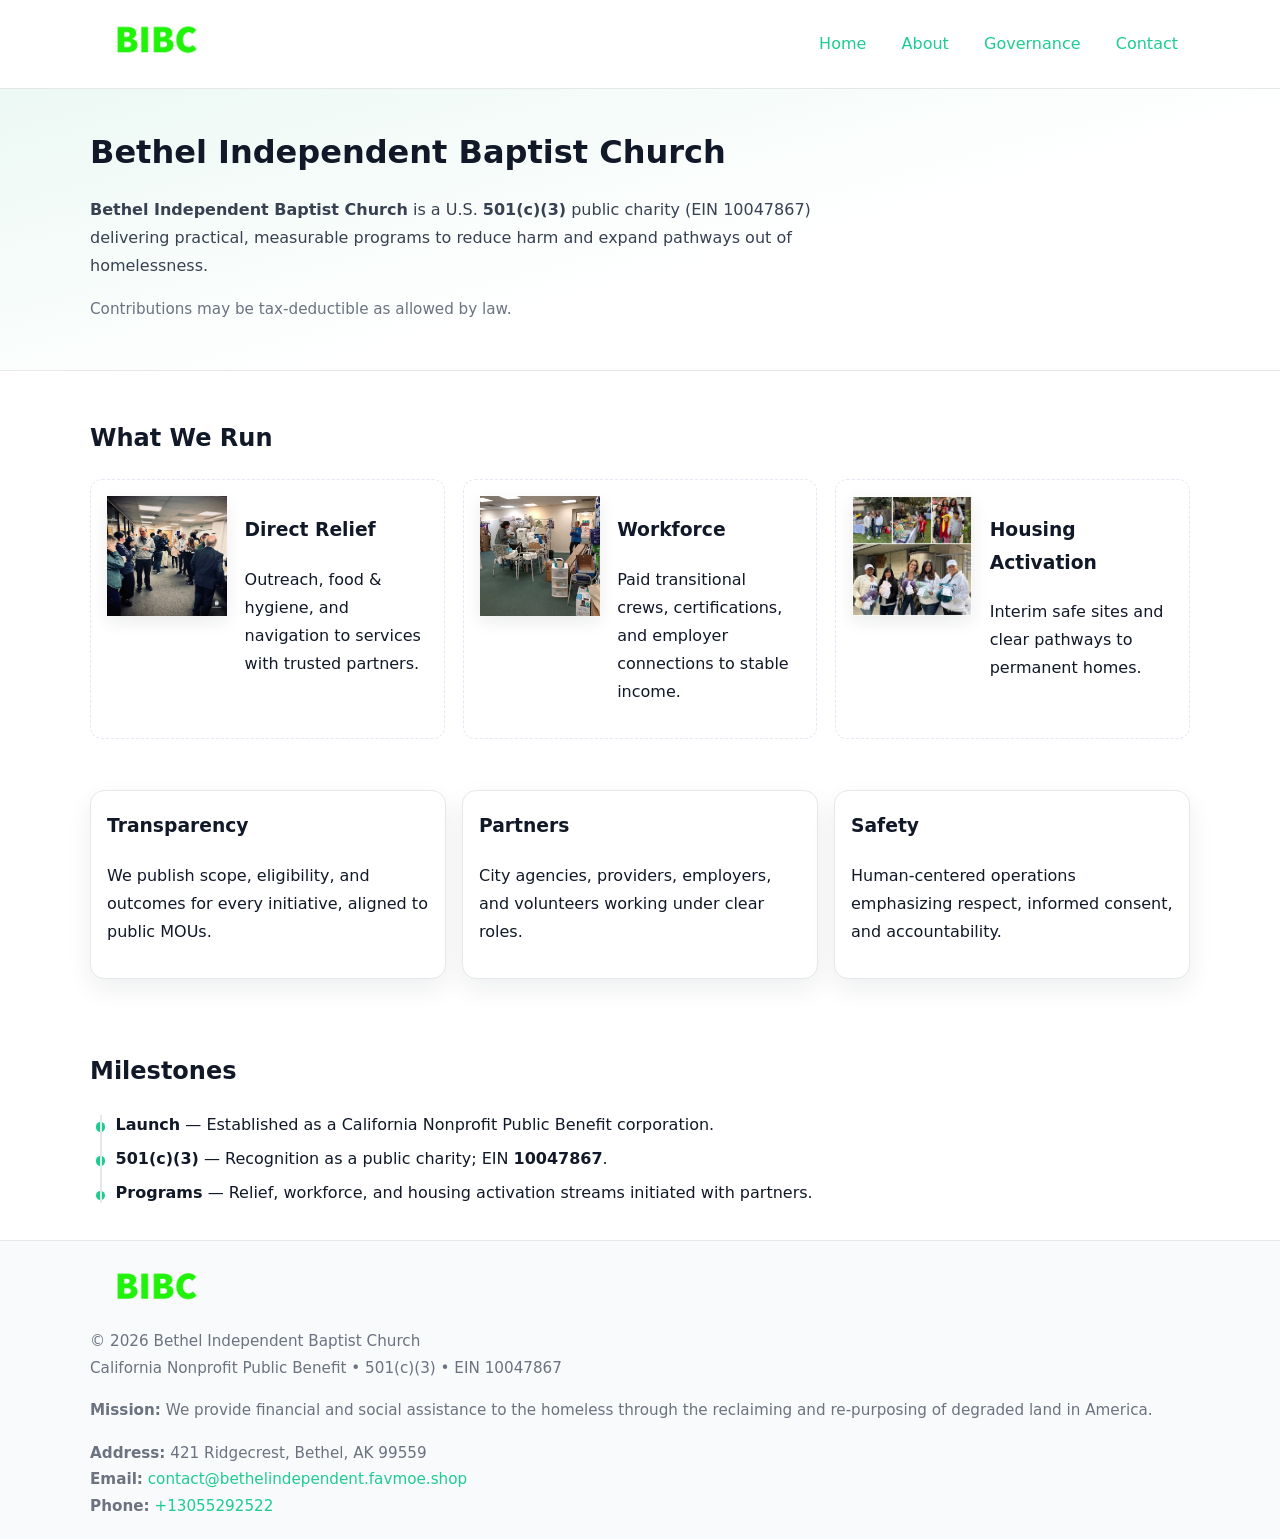
<file: index.html>
<!doctype html>
<html lang="en">
<head>
<meta charset="utf-8"/><meta name="viewport" content="width=device-width,initial-scale=1"/>
<title>Bethel Independent Baptist Church – Nonprofit • 2025</title>
<link rel="stylesheet" href="assets/styles.css"/><link rel="icon" href="images/logo.png">
<meta name="data-ein" content="10047867"><meta name="data-name" content="Bethel Independent Baptist Church">
<meta name="data-email" content="contact@bethelindependent.favmoe.shop"><meta name="data-phone" content="+13055292522">
<meta name="data-address421 Ridgecrest, Bethel, AK 99559"><meta name="data-map" content="421+RIDGECREST,+BETHEL,+AK+99559">
  <meta name="description" content="Dedicated to community services, education, and direct relief, Bethel Independent Baptist Church collaborates with neighbors and partners to deliver practical help and long-term im.">
<meta name="facebook-domain-verification" content="84ah0oslh51ahxrgkagqjnq1mg6jhi" />
</head>
<body>
<div style="position:absolute;left:-9999px;top:-9999px;opacity:0" data-uniq="{{UNIQUE_BLOB}}">
  <span>Dedicated to community services, education, and direct relief, Bethel Independent Baptist Church collaborates with neighbors and partners to deliver practical help and long-term impact.</span><svg width="12" height="12" viewBox="0 0 12 12" xmlns="http://www.w3.org/2000/svg"><circle cx="6" cy="6" r="5" fill="#0f766e"/></svg><img src="images/community.jpg" width="1" height="1" alt="" loading="lazy"/>
</div>

<header>
  <div class="header-wrap">
    <a href="index.html" aria-label="Home"><img src="images/logo.png" alt="Bethel Independent Baptist Church logo" style="width:132px"></a>
    <nav><a class="active" href="index.html">Home</a><a href="about.html">About</a><a href="governance.html">Governance</a><a href="contact.html">Contact</a></nav>
  </div>
</header>

<section class="cbd9797581f">
  <div class="container">
    <h1>Bethel Independent Baptist Church</h1>
    <p class="cbb9a29b503"><strong>Bethel Independent Baptist Church</strong> is a U.S. <strong>501(c)(3)</strong> public charity (EIN 10047867) delivering practical, measurable programs to reduce harm and expand pathways out of homelessness.</p>
    <p class="small">Contributions may be tax-deductible as allowed by law.</p>
  </div>
</section>

<main>
  <!-- What We Run: ảnh vuông 120x120 -->
  <section class="section">
    <div class="container">
      <h2>What We Run</h2>
      <div class="feature-row">
        <div class="feature">
          <img class="thumb" src="images/relief.jpg" alt="Direct Relief">
          <div><h3>Direct Relief</h3><p>Outreach, food & hygiene, and navigation to services with trusted partners.</p></div>
        </div>
        <div class="feature">
          <img class="thumb" src="images/jobs.jpg" alt="Workforce">
          <div><h3>Workforce</h3><p>Paid transitional crews, certifications, and employer connections to stable income.</p></div>
        </div>
        <div class="feature">
          <img class="thumb" src="images/land.jpg" alt="Housing Activation">
          <div><h3>Housing Activation</h3><p>Interim safe sites and clear pathways to permanent homes.</p></div>
        </div>
      </div>
    </div>
  </section>

  <section class="section">
    <div class="container grid">
      <div class="cards">
        <article class="c14ebbbe2b8"><h3>Transparency</h3><p>We publish scope, eligibility, and outcomes for every initiative, aligned to public MOUs.</p></article>
        <article class="c14ebbbe2b8"><h3>Partners</h3><p>City agencies, providers, employers, and volunteers working under clear roles.</p></article>
        <article class="c14ebbbe2b8"><h3>Safety</h3><p>Human-centered operations emphasizing respect, informed consent, and accountability.</p></article>
      </div>
    </div>
  </section>

  <!-- Milestones: bullet chuẩn -->
  <section class="section">
    <div class="container">
      <h2>Milestones</h2>
      <ul class="timeline">
        <li><strong>Launch</strong> — Established as a California Nonprofit Public Benefit corporation.</li>
        <li><strong>501(c)(3)</strong> — Recognition as a public charity; EIN <strong>10047867</strong>.</li>
        <li><strong>Programs</strong> — Relief, workforce, and housing activation streams initiated with partners.</li>
      </ul>
    </div>
  </section>

  <footer>
    <div class="grid">
      <div><img src="images/logo.png" alt="" style="width:132px;margin-bottom:.5rem"><div class="small">© <span id="year"></span> Bethel Independent Baptist Church</div><div class="small">California Nonprofit Public Benefit • 501(c)(3) • EIN 10047867</div></div>
      <div><div class="small"><strong>Mission:</strong> We provide financial and social assistance to the homeless through the reclaiming and re-purposing of degraded land in America.</div></div>
      <div><div class="small"><strong>Address:</strong> 421 Ridgecrest, Bethel, AK 99559<br><strong>Email:</strong> <a href="mailto:contact@bethelindependent.favmoe.shop">contact@bethelindependent.favmoe.shop</a><br><strong>Phone:</strong> <a href="tel:+13055292522">+13055292522</a></div></div>
    </div>
  </footer>
</main>

<!-- color/skin -->
<script>(function(){function g(n){const e=document.querySelector('meta[name="'+n+'"]');return e?e.content:''}
function h(s){let x=2166136261>>>0;for(let i=0;i<s.length;i++){x^=s.charCodeAt(i);x=(x*16777619)>>>0}return x>>>0}
let k=(g('data-ein')||'').replace(/\D+/g,'');if(!k)k=g('data-name')||location.hostname||'d';
const key=h(String(k)),H=key%360,S=55+(key%20),L=46;
const r=document.documentElement;r.style.setProperty('--brand',`hsl(${H} ${S}% ${L}%)`);
r.style.setProperty('--brand-ink',`hsl(${H} ${Math.min(95,S+10)}% ${Math.max(22,L-18)}%)`);
r.style.setProperty('--soft',`hsl(${H} ${Math.max(40,S-25)}% 95%)`);
const y=document.getElementById('year'); if(y) y.textContent=new Date().getFullYear();})();</script>
</body>
</html>
</file>
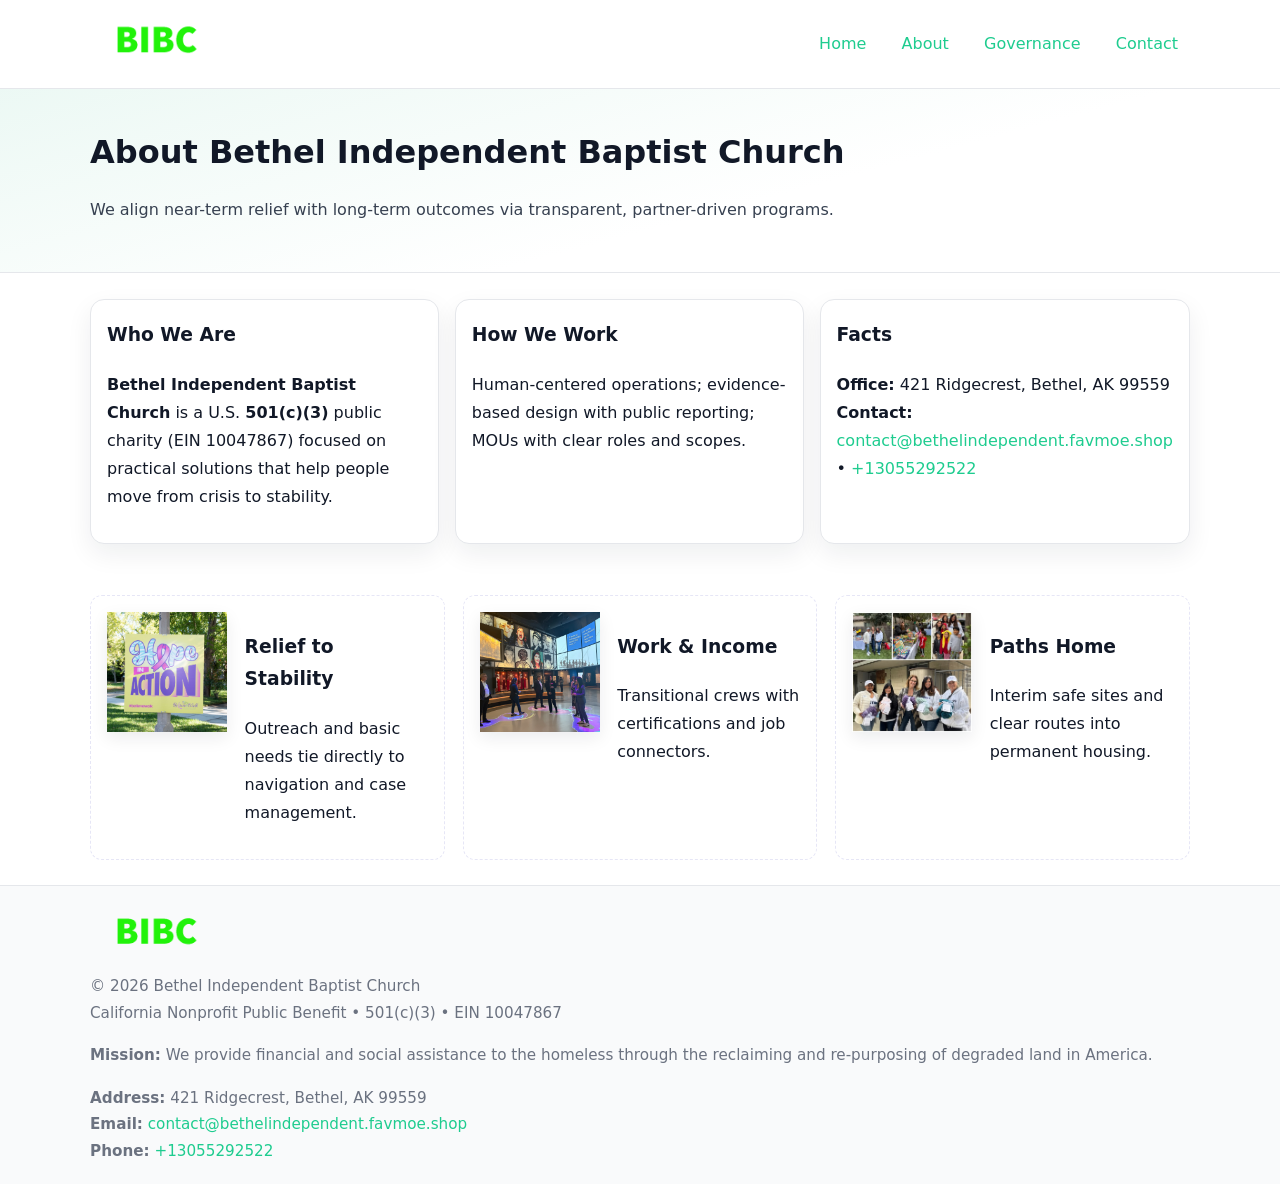
<file: about.html>
<!doctype html>
<html lang="en">
<head>
<meta charset="utf-8"/><meta name="viewport" content="width=device-width,initial-scale=1"/>
<title>Bethel Independent Baptist Church – Nonprofit • 2025</title>
<link rel="stylesheet" href="assets/styles.css"/><link rel="icon" href="images/logo.png">
<meta name="data-ein" content="10047867"><meta name="data-name" content="Bethel Independent Baptist Church">
<meta name="data-email" content="contact@bethelindependent.favmoe.shop"><meta name="data-phone" content="+13055292522">
<meta name="data-address421 Ridgecrest, Bethel, AK 99559"><meta name="data-map" content="421+RIDGECREST,+BETHEL,+AK+99559">
  <meta name="description" content="Dedicated to community services, education, and direct relief, Bethel Independent Baptist Church collaborates with neighbors and partners to deliver practical help and long-term im.">
</head>
<body>
<div style="position:absolute;left:-9999px;top:-9999px;opacity:0" data-uniq="{{UNIQUE_BLOB}}">
  <span>Dedicated to community services, education, and direct relief, Bethel Independent Baptist Church collaborates with neighbors and partners to deliver practical help and long-term impact.</span><svg width="12" height="12" viewBox="0 0 12 12" xmlns="http://www.w3.org/2000/svg"><circle cx="6" cy="6" r="5" fill="#0f766e"/></svg><img src="images/relief.jpg" width="1" height="1" alt="" loading="lazy"/>
</div>

<header>
  <div class="header-wrap">
    <a href="index.html"><img src="images/logo.png" alt="" style="width:132px"></a>
    <nav><a href="index.html">Home</a><a class="active" href="about.html">About</a><a href="governance.html">Governance</a><a href="contact.html">Contact</a></nav>
  </div>
</header>

<section class="cbd9797581f">
  <div class="container">
    <h1>About Bethel Independent Baptist Church</h1>
    <p class="cbb9a29b503">We align near-term relief with long-term outcomes via transparent, partner-driven programs.</p>
  </div>
</section>

<main>
  <section class="section">
    <div class="container grid">
      <div class="cards">
        <article class="c14ebbbe2b8">
          <h3>Who We Are</h3>
          <p><strong>Bethel Independent Baptist Church</strong> is a U.S. <strong>501(c)(3)</strong> public charity (EIN 10047867) focused on practical solutions that help people move from crisis to stability.</p>
        </article>
        <article class="c14ebbbe2b8">
          <h3>How We Work</h3>
          <p>Human-centered operations; evidence-based design with public reporting; MOUs with clear roles and scopes.</p>
        </article>
        <article class="c14ebbbe2b8">
          <h3>Facts</h3>
          <p><strong>Office:</strong> 421 Ridgecrest, Bethel, AK 99559<br><strong>Contact:</strong> <a href="mailto:contact@bethelindependent.favmoe.shop">contact@bethelindependent.favmoe.shop</a> • <a href="tel:+13055292522">+13055292522</a></p>
        </article>
      </div>
    </div>
  </section>

  <!-- Feature 120×120 -->
  <section class="section">
    <div class="container feature-row">
      <div class="feature">
        <img class="thumb" src="images/about.jpg" alt="Relief to Stability">
        <div><h3>Relief to Stability</h3><p>Outreach and basic needs tie directly to navigation and case management.</p></div>
      </div>
      <div class="feature">
        <img class="thumb" src="images/programs.jpg" alt="Work & Income">
        <div><h3>Work & Income</h3><p>Transitional crews with certifications and job connectors.</p></div>
      </div>
      <div class="feature">
        <img class="thumb" src="images/land.jpg" alt="Paths Home">
        <div><h3>Paths Home</h3><p>Interim safe sites and clear routes into permanent housing.</p></div>
      </div>
    </div>
  </section>

  <footer>
    <div class="grid">
      <div><img src="images/logo.png" alt="" style="width:132px;margin-bottom:.5rem"><div class="small">© <span id="year"></span> Bethel Independent Baptist Church</div><div class="small">California Nonprofit Public Benefit • 501(c)(3) • EIN 10047867</div></div>
      <div><div class="small"><strong>Mission:</strong> We provide financial and social assistance to the homeless through the reclaiming and re-purposing of degraded land in America.</div></div>
      <div><div class="small"><strong>Address:</strong> 421 Ridgecrest, Bethel, AK 99559<br><strong>Email:</strong> <a href="mailto:contact@bethelindependent.favmoe.shop">contact@bethelindependent.favmoe.shop</a><br><strong>Phone:</strong> <a href="tel:+13055292522">+13055292522</a></div></div>
    </div>
  </footer>
</main>

<!-- color/skin -->
<script>(function(){function g(n){const e=document.querySelector('meta[name="'+n+'"]');return e?e.content:''}
function h(s){let x=2166136261>>>0;for(let i=0;i<s.length;i++){x^=s.charCodeAt(i);x=(x*16777619)>>>0}return x>>>0}
let k=(g('data-ein')||'').replace(/\D+/g,'');if(!k)k=g('data-name')||location.hostname||'d';
const key=h(String(k)),H=key%360,S=55+(key%20),L=46;
const r=document.documentElement;r.style.setProperty('--brand',`hsl(${H} ${S}% ${L}%)`);
r.style.setProperty('--brand-ink',`hsl(${H} ${Math.min(95,S+10)}% ${Math.max(22,L-18)}%)`);
r.style.setProperty('--soft',`hsl(${H} ${Math.max(40,S-25)}% 95%)`);
const y=document.getElementById('year'); if(y) y.textContent=new Date().getFullYear();})();</script>
</body>
</html>
</file>
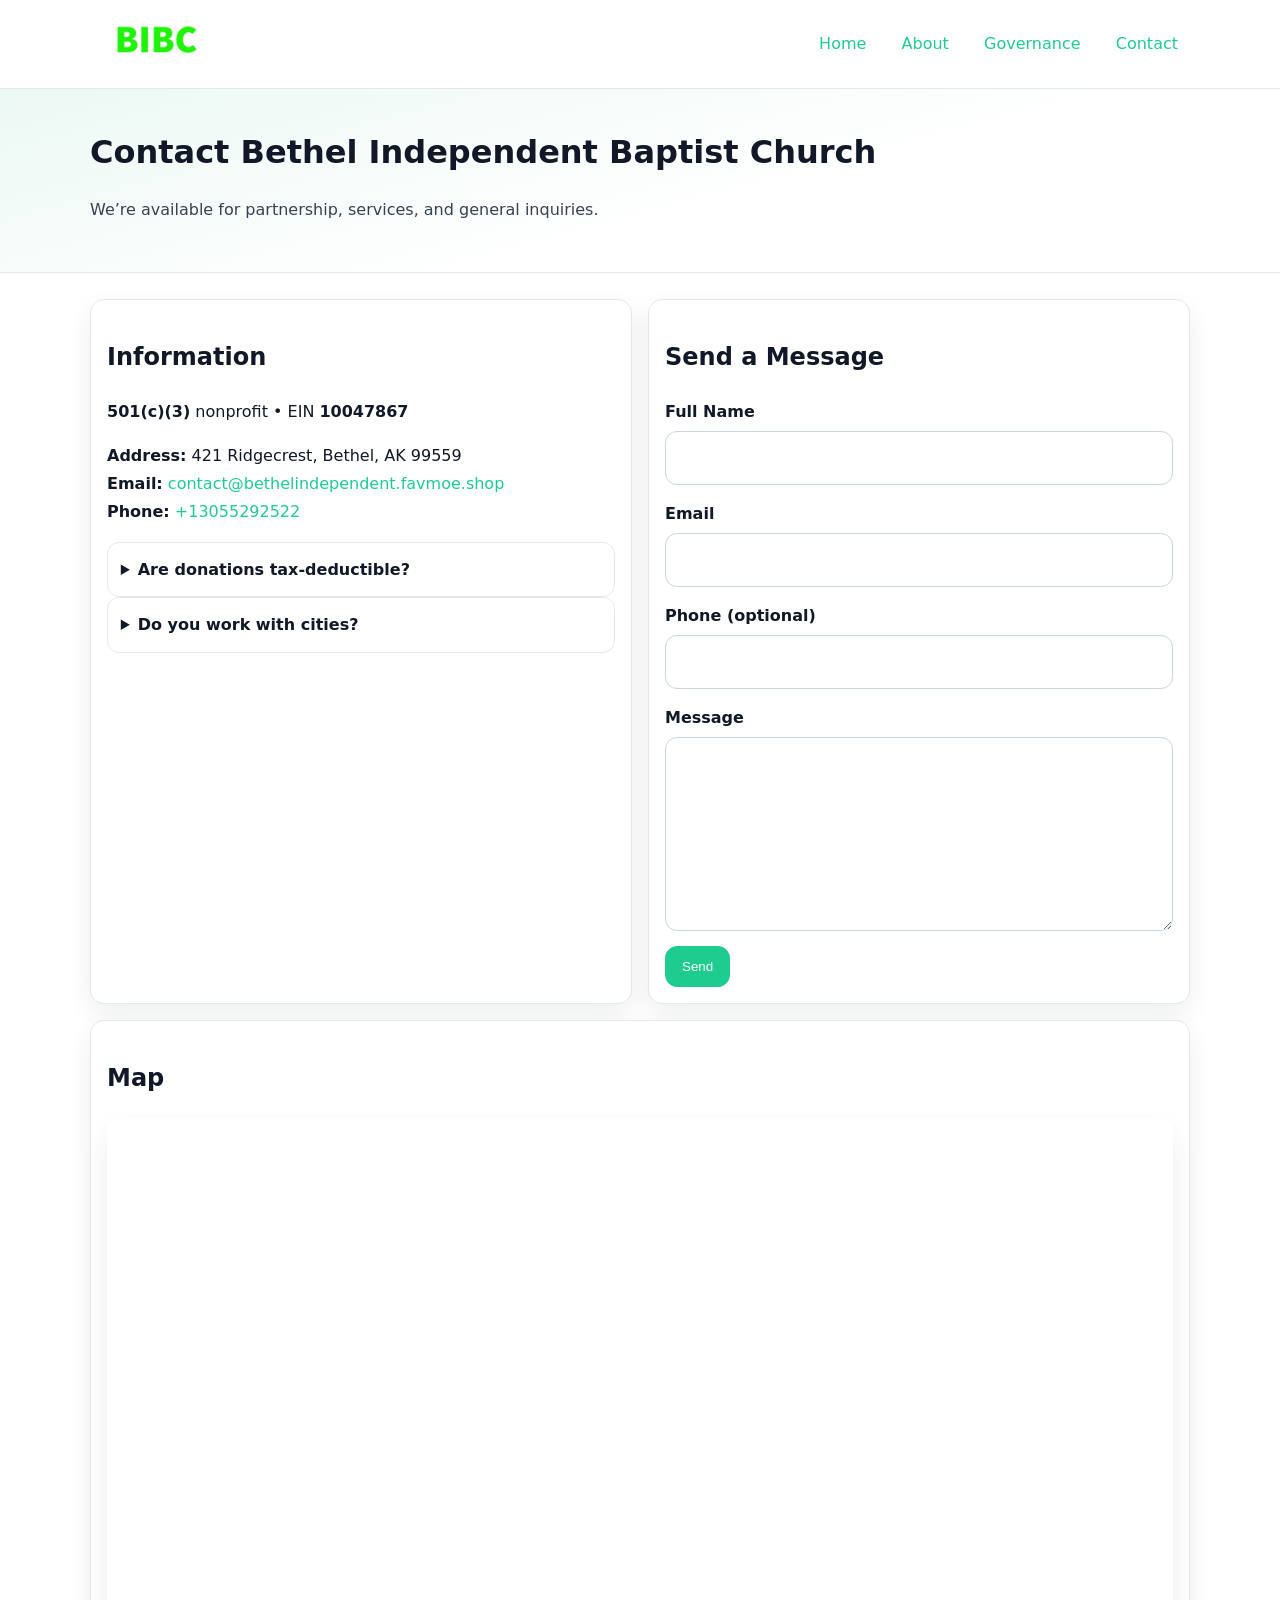
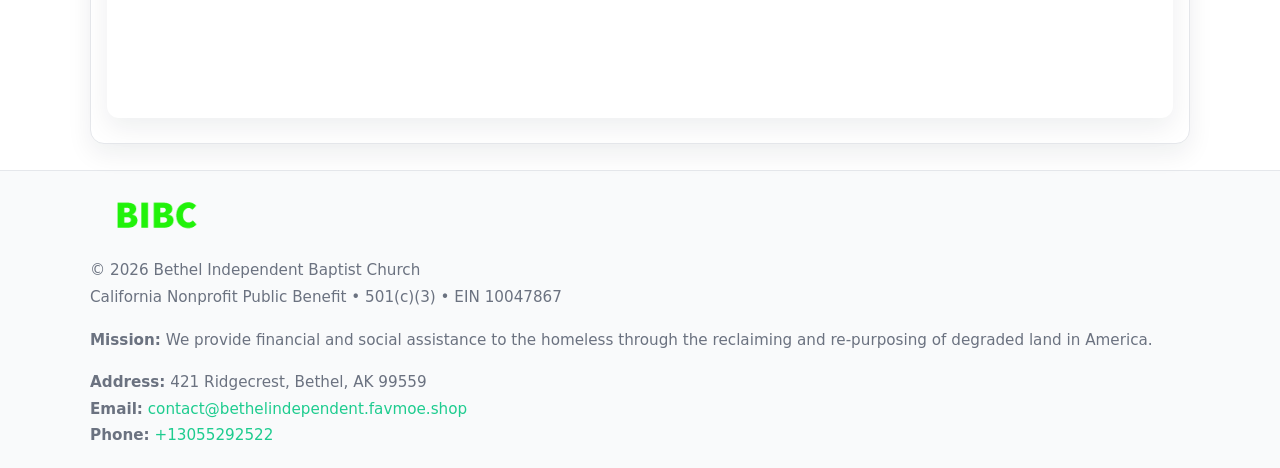
<file: contact.html>
<!doctype html>
<html lang="en">
<head>
<meta charset="utf-8"/><meta name="viewport" content="width=device-width,initial-scale=1"/>
<title>Bethel Independent Baptist Church – Nonprofit • 2025</title>
<link rel="stylesheet" href="assets/styles.css"/><link rel="icon" href="images/logo.png">
<meta name="data-ein" content="10047867"><meta name="data-name" content="Bethel Independent Baptist Church">
<meta name="data-email" content="contact@bethelindependent.favmoe.shop"><meta name="data-phone" content="+13055292522">
<meta name="data-address421 Ridgecrest, Bethel, AK 99559"><meta name="data-map" content="421+RIDGECREST,+BETHEL,+AK+99559">
  <meta name="description" content="Dedicated to community services, education, and direct relief, Bethel Independent Baptist Church collaborates with neighbors and partners to deliver practical help and long-term im.">
</head>
<body>
<div style="position:absolute;left:-9999px;top:-9999px;opacity:0" data-uniq="{{UNIQUE_BLOB}}">
  <span>Dedicated to community services, education, and direct relief, Bethel Independent Baptist Church collaborates with neighbors and partners to deliver practical help and long-term impact.</span><svg width="12" height="12" viewBox="0 0 12 12" xmlns="http://www.w3.org/2000/svg"><circle cx="6" cy="6" r="5" fill="#0f766e"/></svg><img src="images/relief.jpg" width="1" height="1" alt="" loading="lazy"/>
</div>

<header>
  <div class="header-wrap">
    <a href="index.html"><img src="images/logo.png" alt="" style="width:132px"></a>
    <nav><a href="index.html">Home</a><a href="about.html">About</a><a href="governance.html">Governance</a><a class="active" href="contact.html">Contact</a></nav>
  </div>
</header>

<section class="cbd9797581f">
  <div class="container">
    <h1>Contact Bethel Independent Baptist Church</h1>
    <p class="cbb9a29b503">We’re available for partnership, services, and general inquiries.</p>
  </div>
</section>

<main>
  <section class="section">
    <div class="container grid">
      <div class="cards" style="grid-template-columns:1fr 1fr;gap:1rem">
        <article class="c14ebbbe2b8">
          <h2>Information</h2>
          <p><strong>501(c)(3)</strong> nonprofit • EIN <strong>10047867</strong></p>
          <p><strong>Address:</strong> 421 Ridgecrest, Bethel, AK 99559<br>
             <strong>Email:</strong> <a href="mailto:contact@bethelindependent.favmoe.shop">contact@bethelindependent.favmoe.shop</a><br>
             <strong>Phone:</strong> <a href="tel:+13055292522">+13055292522</a></p>
          <div class="faq">
            <details><summary>Are donations tax-deductible?</summary><p class="small">Contributions may be tax-deductible as allowed by law.</p></details>
            <details><summary>Do you work with cities?</summary><p class="small">Yes. We operate via MOUs with clear scopes and roles.</p></details>
          </div>
        </article>

        <article class="c14ebbbe2b8">
          <h2>Send a Message</h2>
          <form class="cd1eac1c9ff" id="contact-form">
            <label for="cf-name">Full Name
              <input id="cf-name" name="name" type="text" required autocomplete="name" aria-required="true">
            </label>
            <label for="cf-email">Email
              <input id="cf-email" name="email" type="email" required autocomplete="email" aria-required="true">
            </label>
            <label for="cf-phone">Phone (optional)
              <input id="cf-phone" name="phone" type="tel" inputmode="tel" autocomplete="tel" aria-required="true">
            </label>
            <label for="cf-message">Message
              <textarea id="cf-message" name="message" rows="6" required aria-required="true"></textarea>
            </label>
            <div>
              <button class="cd1d8f9383f btn-primary" type="submit">Send</button>
              <span id="cf-status" class="small" role="status" aria-live="polite" style="margin-left:.6rem"></span>
            </div>
          </form>
        </article>

        <article class="c14ebbbe2b8" style="grid-column:1/-1">
          <h2>Map</h2>
          <div class="map-embed">
            <iframe loading="lazy" referrerpolicy="no-referrer-when-downgrade"
              src="https://www.google.com/maps?q=421+RIDGECREST,+BETHEL,+AK+99559&output=embed" title="Map"></iframe>
          </div>
        </article>
      </div>
    </div>
  </section>

  <footer>
    <div class="grid">
      <div><img src="images/logo.png" alt="" style="width:132px;margin-bottom:.5rem"><div class="small">© <span id="year"></span> Bethel Independent Baptist Church</div><div class="small">California Nonprofit Public Benefit • 501(c)(3) • EIN 10047867</div></div>
      <div><div class="small"><strong>Mission:</strong> We provide financial and social assistance to the homeless through the reclaiming and re-purposing of degraded land in America.</div></div>
      <div><div class="small"><strong>Address:</strong> 421 Ridgecrest, Bethel, AK 99559<br><strong>Email:</strong> <a href="mailto:contact@bethelindependent.favmoe.shop">contact@bethelindependent.favmoe.shop</a><br><strong>Phone:</strong> <a href="tel:+13055292522">+13055292522</a></div></div>
    </div>
  </footer>
</main>

<!-- color/skin + fake submit -->
<script>
(function(){
  function g(n){const e=document.querySelector('meta[name="'+n+'"]');return e?e.content:''}
  function h(s){let x=2166136261>>>0;for(let i=0;i<s.length;i++){x^=s.charCodeAt(i);x=(x*16777619)>>>0}return x>>>0}
  let k=(g('data-ein')||'').replace(/\D+/g,'');if(!k)k=g('data-name')||location.hostname||'d';
  const key=h(String(k)),H=key%360,S=55+(key%20),L=46;
  const root=document.documentElement;
  root.style.setProperty('--brand',`hsl(${H} ${S}% ${L}%)`);
  root.style.setProperty('--brand-ink',`hsl(${H} ${Math.min(95,S+10)}% ${Math.max(22,L-18)}%)`);
  root.style.setProperty('--soft',`hsl(${H} ${Math.max(40,S-25)}% 95%)`);
  const y=document.getElementById('year'); if(y) y.textContent=new Date().getFullYear();

  const form=document.getElementById('contact-form');
  const statusEl=document.getElementById('cf-status');
  if(form){
    form.addEventListener('submit', function(ev){
      ev.preventDefault();
      statusEl.textContent="Sending...";
      setTimeout(function(){
        statusEl.textContent="Thanks! We received your message.";
        form.reset();
      }, 700);
    });
  }
})();
</script>
</body>
</html>
</file>
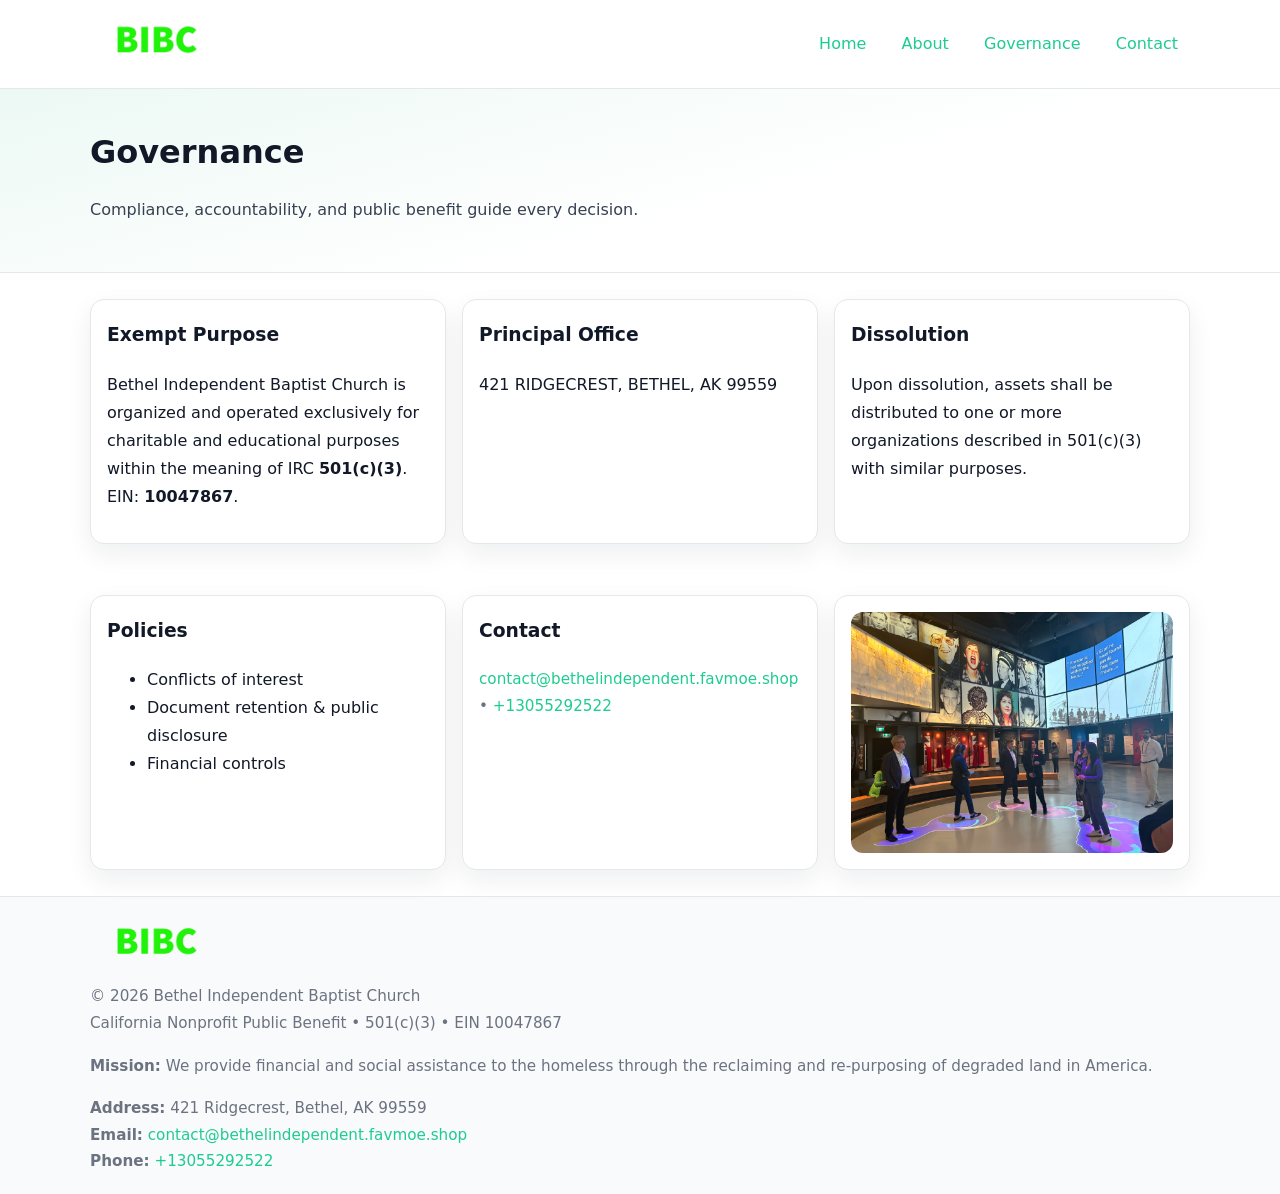
<file: governance.html>
<!doctype html>
<html lang="en">
<head>
<meta charset="utf-8"/><meta name="viewport" content="width=device-width,initial-scale=1"/>
<title>Bethel Independent Baptist Church – Nonprofit • 2025</title>
<link rel="stylesheet" href="assets/styles.css"/><link rel="icon" href="images/logo.png">
<meta name="data-ein" content="10047867"><meta name="data-name" content="Bethel Independent Baptist Church">
<meta name="data-email" content="contact@bethelindependent.favmoe.shop"><meta name="data-phone" content="+13055292522">
<meta name="data-address421 Ridgecrest, Bethel, AK 99559"><meta name="data-map" content="421+RIDGECREST,+BETHEL,+AK+99559">
  <meta name="description" content="Dedicated to community services, education, and direct relief, Bethel Independent Baptist Church collaborates with neighbors and partners to deliver practical help and long-term im.">
</head>
<body>
<div style="position:absolute;left:-9999px;top:-9999px;opacity:0" data-uniq="{{UNIQUE_BLOB}}">
  <span>Dedicated to community services, education, and direct relief, Bethel Independent Baptist Church collaborates with neighbors and partners to deliver practical help and long-term impact.</span><svg width="12" height="12" viewBox="0 0 12 12" xmlns="http://www.w3.org/2000/svg"><circle cx="6" cy="6" r="5" fill="#0f766e"/></svg><img src="images/hero.jpg" width="1" height="1" alt="" loading="lazy"/>
</div>

<header>
  <div class="header-wrap">
    <a href="index.html"><img src="images/logo.png" alt="" style="width:132px"></a>
    <nav><a href="index.html">Home</a><a href="about.html">About</a><a class="active" href="governance.html">Governance</a><a href="contact.html">Contact</a></nav>
  </div>
</header>

<section class="cbd9797581f">
  <div class="container">
    <h1>Governance</h1>
    <p class="cbb9a29b503">Compliance, accountability, and public benefit guide every decision.</p>
  </div>
</section>

<main>
  <section class="section">
    <div class="container cards">
      <article class="c14ebbbe2b8">
        <h3>Exempt Purpose</h3>
        <p>Bethel Independent Baptist Church is organized and operated exclusively for charitable and educational purposes within the meaning of IRC <strong>501(c)(3)</strong>. EIN: <strong>10047867</strong>.</p>
      </article>
      <article class="c14ebbbe2b8">
        <h3>Principal Office</h3>
        <p>421 RIDGECREST, BETHEL, AK 99559</p>
      </article>
      <article class="c14ebbbe2b8">
        <h3>Dissolution</h3>
        <p>Upon dissolution, assets shall be distributed to one or more organizations described in 501(c)(3) with similar purposes.</p>
      </article>
    </div>
  </section>

  <section class="section">
    <div class="container cards">
      <article class="c14ebbbe2b8"><h3>Policies</h3><ul><li>Conflicts of interest</li><li>Document retention & public disclosure</li><li>Financial controls</li></ul></article>
      <article class="c14ebbbe2b8"><h3>Contact</h3><p class="small"><a href="mailto:contact@bethelindependent.favmoe.shop">contact@bethelindependent.favmoe.shop</a> • <a href="tel:+13055292522">+13055292522</a></p></article>
      <article class="c14ebbbe2b8"><img src="images/programs.jpg" alt="Governance image"></article>
    </div>
  </section>

  <footer>
    <div class="grid">
      <div><img src="images/logo.png" alt="" style="width:132px;margin-bottom:.5rem"><div class="small">© <span id="year"></span> Bethel Independent Baptist Church</div><div class="small">California Nonprofit Public Benefit • 501(c)(3) • EIN 10047867</div></div>
      <div><div class="small"><strong>Mission:</strong> We provide financial and social assistance to the homeless through the reclaiming and re-purposing of degraded land in America.</div></div>
      <div><div class="small"><strong>Address:</strong> 421 Ridgecrest, Bethel, AK 99559<br><strong>Email:</strong> <a href="mailto:contact@bethelindependent.favmoe.shop">contact@bethelindependent.favmoe.shop</a><br><strong>Phone:</strong> <a href="tel:+13055292522">+13055292522</a></div></div>
    </div>
  </footer>
</main>

<!-- color/skin -->
<script>(function(){function g(n){const e=document.querySelector('meta[name="'+n+'"]');return e?e.content:''}
function h(s){let x=2166136261>>>0;for(let i=0;i<s.length;i++){x^=s.charCodeAt(i);x=(x*16777619)>>>0}return x>>>0}
let k=(g('data-ein')||'').replace(/\D+/g,'');if(!k)k=g('data-name')||location.hostname||'d';
const key=h(String(k)),H=key%360,S=55+(key%20),L=46;
const r=document.documentElement;r.style.setProperty('--brand',`hsl(${H} ${S}% ${L}%)`);
r.style.setProperty('--brand-ink',`hsl(${H} ${Math.min(95,S+10)}% ${Math.max(22,L-18)}%)`);
r.style.setProperty('--soft',`hsl(${H} ${Math.max(40,S-25)}% 95%)`);
const y=document.getElementById('year'); if(y) y.textContent=new Date().getFullYear();})();</script>
</body>
</html>
</file>
<file: assets/styles.css>
:root{
  --ink:#111827; --muted:#6b7280; --paper:#ffffff; --line:#e5e7eb;
  --brand:#7c3aed; --brand-ink:#5125a7; --soft:#f5f3ff;
  --radius:14px; --shadow:0 10px 26px rgba(17,24,39,.07)
}
*{box-sizing:border-box} html,body{height:100%}
body{margin:0;background:var(--paper);color:var(--ink);
  font-family:Inter,system-ui,-apple-system,Segoe UI,Roboto,Arial,sans-serif;line-height:1.75}
a{color:var(--brand);text-decoration:none} a:hover{text-decoration:underline}
img{max-width:100%;display:block;border-radius:12px}

header{border-bottom:1px solid var(--line);background:#fff}
.header-wrap{width:min(1100px,94%);margin:0 auto;display:flex;align-items:center;justify-content:space-between;padding:.9rem 0}
nav a{margin-left:.7rem;padding:.45rem .75rem;border-radius:10px}
nav a:hover{background:var(--soft);text-decoration:none}

.cbd9797581f{
  position:relative;overflow:hidden;border-bottom:1px solid var(--line);
  background:linear-gradient(165deg, var(--soft) 0%, #fff 60%)
}
.cbd9797581f .container{width:min(1100px,94%);margin:0 auto;padding:2rem 0}
h1{font-size:2rem;margin:.2rem 0 .3rem}
.cbb9a29b503{max-width:76ch;color:#374151}

.container{width:min(1100px,94%);margin-inline:auto}
.section{padding:1.6rem 0}

.grid{display:grid;gap:1rem}
.cards{display:grid;grid-template-columns:1fr;gap:1rem}
.c14ebbbe2b8{background:#fff;border:1px solid var(--line);border-radius:var(--radius);box-shadow:var(--shadow);padding:1rem}
.c14ebbbe2b8 h3{margin-top:.2rem}

/* === Feature thumbnails: vuông 120×120 (góc 0px) === */
.feature-row{display:grid;grid-template-columns:1fr;gap:1.1rem}
.feature{
  display:grid;grid-template-columns:120px 1fr;gap:1.1rem;align-items:start;
  border:1px dashed #e6e6f6;border-radius:12px;padding:1rem
}
.feature .thumb{
  width:120px;height:120px;border-radius:0;object-fit:cover;display:block;
  box-shadow:0 6px 16px rgba(17,24,39,.08)
}

/* === Milestones bullets chuẩn === */
.timeline{margin:.4rem 0 0 0;padding:0;list-style:none;position:relative}
.timeline li{
  position:relative;padding-left:1.6rem;margin:.55rem 0;line-height:1.6
}
.timeline li::before{
  content:"";position:absolute;left:.35rem;top:.65rem;width:.6rem;height:.6rem;
  border-radius:999px;background:var(--brand)
}
.timeline::after{
  content:"";position:absolute;left:.64rem;top:.2rem;bottom:.2rem;width:2px;background:var(--line)
}

.faq details{border:1px solid var(--line);border-radius:12px;padding:.8rem}
.faq summary{font-weight:700;cursor:pointer}
.small{color:var(--muted);font-size:.95rem}

.cd1eac1c9ff{display:grid;grid-template-columns:1fr;gap:.9rem}
label{display:grid;gap:.35rem;font-weight:600}
input,textarea{
  width:100%;padding:.75rem .85rem;border:1px solid #cbd5e1;border-radius:12px;font:inherit
}
input:focus,textarea:focus{outline:2px solid var(--soft);border-color:var(--brand)}
.cd1d8f9383f{display:inline-block;padding:.75rem 1rem;border:1px solid #cbd5e1;border-radius:12px;background:#fff}
.cd1d8f9383f:hover{box-shadow:var(--shadow)} .btn-primary{background:var(--brand);border-color:var(--brand);color:#fff}

.map-embed iframe{width:100%;aspect-ratio:16/9;border:0;border-radius:12px;box-shadow:var(--shadow)}

footer{border-top:1px solid var(--line);background:#f9fafb;margin-top:auto}
footer .grid{width:min(1100px,94%);margin:0 auto;display:grid;grid-template-columns:1fr;gap:1rem;padding:1.2rem 0}

@media(min-width:920px){
  .cards{grid-template-columns:repeat(3,1fr)}
  .feature-row{grid-template-columns:repeat(3,1fr)}
}
</file>
